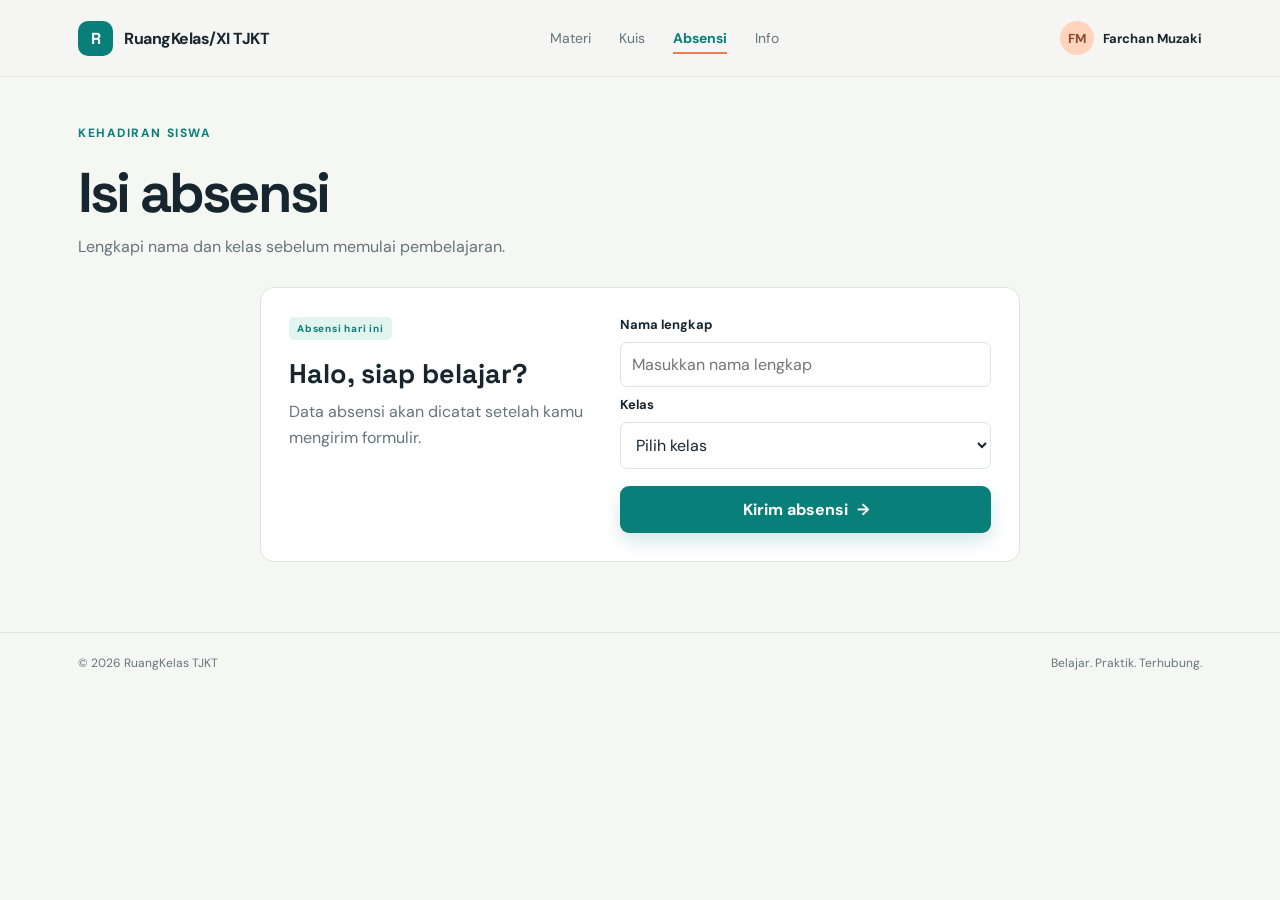
<file: absensi.html>
<!DOCTYPE html>
<html lang="id">
<head>
  <meta charset="UTF-8">
  <meta name="viewport" content="width=device-width, initial-scale=1.0">
  <title>Absensi | RuangKelas TJKT</title>
  <link rel="preconnect" href="https://fonts.googleapis.com">
  <link rel="preconnect" href="https://fonts.gstatic.com" crossorigin>
  <link href="https://fonts.googleapis.com/css2?family=DM+Sans:wght@400;500;600;700&family=Space+Grotesk:wght@500;600;700&display=swap" rel="stylesheet">
  <link rel="stylesheet" href="style.css">
</head>
<body>
  <header><div class="shell nav"><a class="brand" href="index.html"><span class="brand-mark">R</span> RuangKelas</a><button class="menu-toggle" type="button" aria-label="Buka menu navigasi" aria-controls="mobile-nav" aria-expanded="false"><span></span><span></span><span></span></button><nav id="mobile-nav" class="nav-links"><a href="materi.html">Materi</a><a href="kuis.html">Kuis</a><a class="nav-active" href="absensi.html">Absensi</a><a href="info.html">Info</a></nav><a class="profile" href="admin.html" aria-label="Login admin"><span class="avatar">FM</span> Farchan Muzaki</a></div></header>
  <main class="shell page-main">
    <section class="page-heading"><div class="eyebrow">Kehadiran siswa</div><h1>Isi absensi</h1><p>Lengkapi nama dan kelas sebelum memulai pembelajaran.</p></section>
    <section class="attendance-card">
      <div class="attendance-intro"><span class="tag">Absensi hari ini</span><h2>Halo, siap belajar?</h2><p>Data absensi akan dicatat setelah kamu mengirim formulir.</p></div>
      <form id="attendance-form" class="attendance-form">
        <label for="attendance-name">Nama lengkap</label>
        <input id="attendance-name" name="nama" type="text" placeholder="Masukkan nama lengkap" autocomplete="name" required>
        <label for="attendance-class">Kelas</label>
        <select id="attendance-class" name="kelas" required>
          <option value="">Pilih kelas</option>
          <option value="XI TJKT 1">XI TJKT 1</option>
          <option value="XI TJKT 2">XI TJKT 2</option>
        </select>
        <button class="button" type="submit">Kirim absensi <span>→</span></button>
      </form>
      <div id="attendance-success" class="attendance-success hidden" role="status"></div>
    </section>
  </main>
  <footer><div class="shell">© 2026 RuangKelas TJKT <span style="float:right">Belajar. Praktik. Terhubung.</span></div></footer>
  <script src="script.js"></script>
  <script>
    document.getElementById('attendance-form').addEventListener('submit', async event => {
      event.preventDefault();
      const name = document.getElementById('attendance-name').value.trim();
      const studentClass = document.getElementById('attendance-class').value;
      const success = document.getElementById('attendance-success');
      const submitButton = event.target.querySelector('button[type="submit"]');
      submitButton.disabled = true;
      submitButton.textContent = 'Mengirim absensi...';
      try {
        await fetch(GOOGLE_SHEETS_URL, {
          method: 'POST',
          mode: 'no-cors',
          headers: { 'Content-Type': 'text/plain;charset=utf-8' },
          body: JSON.stringify({
            action: 'saveAttendance',
            nama: name,
            kelas: studentClass,
            waktu: new Date().toISOString()
          })
        });
        success.textContent = `Absensi ${name} dari kelas ${studentClass} berhasil dikirim.`;
        success.classList.remove('hidden');
        event.target.reset();
      } catch (error) {
        success.textContent = 'Absensi gagal dikirim. Periksa koneksi lalu coba lagi.';
        success.classList.remove('hidden');
      } finally {
        submitButton.disabled = false;
        submitButton.innerHTML = 'Kirim absensi <span>→</span>';
      }
    });
  </script>
</body>
</html>
</file>
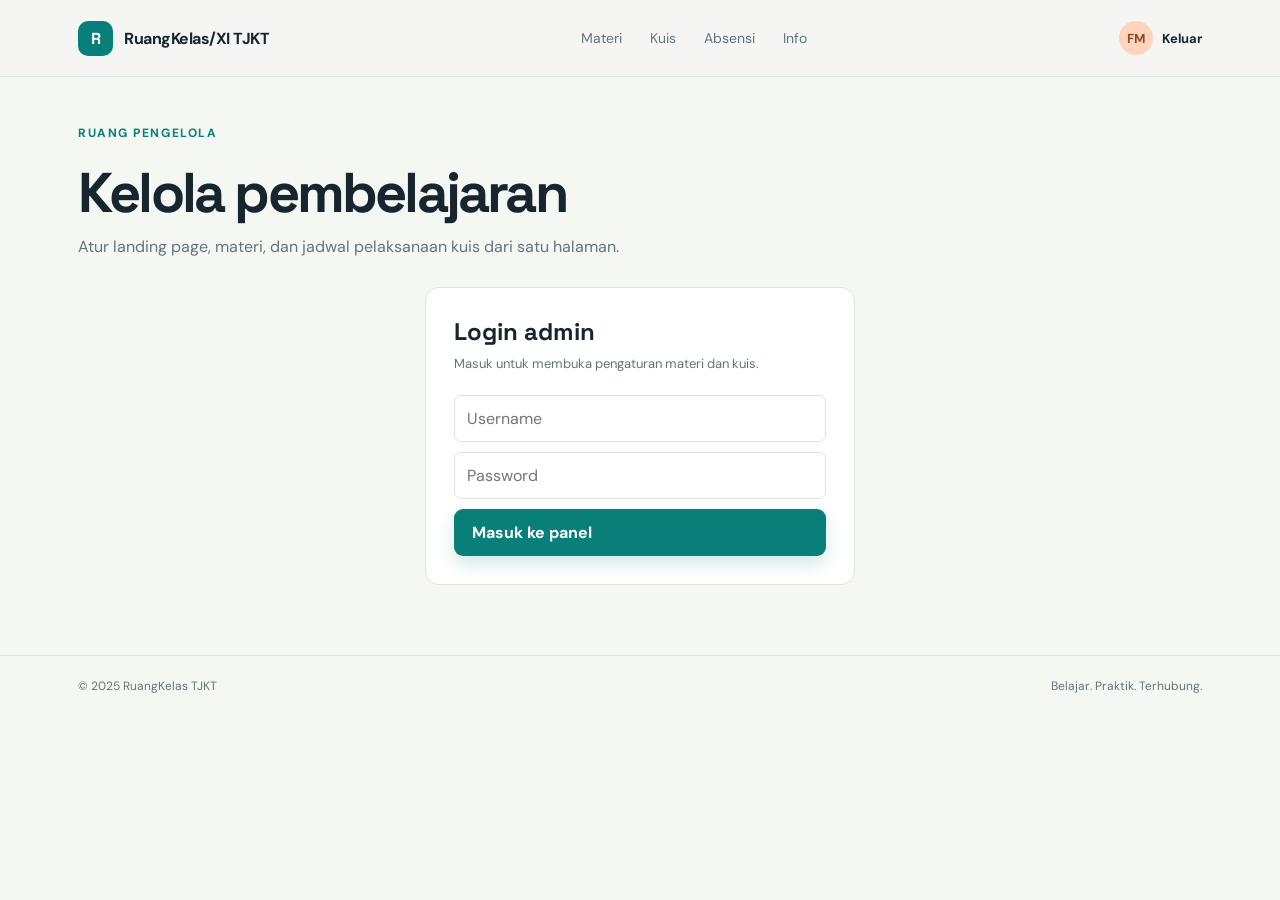
<file: admin.html>
<!DOCTYPE html>
<html lang="id">
<head>
  <meta charset="UTF-8">
  <meta name="viewport" content="width=device-width, initial-scale=1.0">
  <title>Admin | RuangKelas TJKT</title>
  <link rel="preconnect" href="https://fonts.googleapis.com">
  <link rel="preconnect" href="https://fonts.gstatic.com" crossorigin>
  <link href="https://fonts.googleapis.com/css2?family=DM+Sans:wght@400;500;600;700&family=Space+Grotesk:wght@500;600;700&display=swap" rel="stylesheet">
  <link rel="stylesheet" href="style.css">
</head>
<body class="admin-page">
  <header><div class="shell nav"><a class="brand" href="index.html"><span class="brand-mark">R</span> RuangKelas</a><button class="menu-toggle" type="button" aria-label="Buka menu navigasi" aria-controls="mobile-nav" aria-expanded="false"><span></span><span></span><span></span></button><nav id="mobile-nav" class="nav-links"><a href="materi.html">Materi</a><a href="kuis.html">Kuis</a><a href="absensi.html">Absensi</a><a href="info.html">Info</a></nav><a class="profile" href="index.html" aria-label="Kembali ke halaman utama"><span class="avatar">FM</span> Keluar</a></div></header>
  <main class="shell page-main"><section class="page-heading"><div class="eyebrow">Ruang pengelola</div><h1>Kelola pembelajaran</h1><p>Atur landing page, materi, dan jadwal pelaksanaan kuis dari satu halaman.</p></section><section id="admin-access" class="admin-access"><h2>Login admin</h2><p>Masuk untuk membuka pengaturan materi dan kuis.</p><form id="admin-page-login-form"><input id="admin-page-username" type="text" placeholder="Username" autocomplete="username" required><input id="admin-page-password" type="password" placeholder="Password" autocomplete="current-password" required><div id="admin-page-login-error" class="login-error hidden" role="alert"></div><button class="button" type="submit">Masuk ke panel</button></form></section><section id="admin-dashboard" class="admin-dashboard hidden"><div class="admin-dashboard-head"><div><span class="tag">Panel admin</span><h2>Pengaturan pembelajaran</h2></div><button class="logout-button" type="button" onclick="logoutAdminPage()">Keluar</button></div><section class="admin-tool landing-editor"><h3>Landing page home</h3><p>Sesuaikan teks dan gambar yang tampil pada halaman utama.</p><div class="landing-form"><input id="landing-eyebrow-input" type="text" placeholder="Label kecil / bidang jurusan" aria-label="Label landing page"><input id="landing-title-input" type="text" placeholder="Judul landing page" aria-label="Judul landing page"><textarea id="landing-description-input" placeholder="Deskripsi jurusan TJKT" aria-label="Deskripsi landing page"></textarea><input id="landing-button-input" type="text" placeholder="Teks tombol" aria-label="Teks tombol landing page"><label class="upload-button">Pilih gambar<input id="landing-image-file" type="file" accept="image/*" aria-label="Gambar landing page"></label><div class="landing-actions"><button class="save-button" type="button" onclick="saveLandingContent()">Simpan landing page</button><button class="cancel-button" type="button" onclick="resetLandingContent()">Reset bawaan</button></div></div></section><div class="admin-tools"><section class="admin-tool"><h3>Materi pembelajaran</h3><p>Kelola semua materi pembelajaran, edit, atau hapus sesuai kebutuhan.</p><div id="material-stats" style="margin-bottom:16px;padding:12px;background-color:#f0f9ff;border-radius:8px;font-size:14px"><span style="margin-right:16px">📊 Total: <strong id="stat-total">0</strong></span><span style="margin-right:16px">📘 KJR: <strong id="stat-kjr">0</strong></span><span style="margin-right:16px">📗 PKPJ: <strong id="stat-pkpj">0</strong></span><span>📙 TJKDN: <strong id="stat-tjkdn">0</strong></span></div><div class="admin-tool-actions"><button class="add-material-button" type="button" onclick="openMaterialEditor()">+ Materi</button><label class="upload-button">Unggah materi<input id="file-materi" type="file" multiple accept=".pdf,.pkt,.doc,.docx,.ppt,.pptx" aria-label="Unggah materi"></label><button class="save-button" type="button" onclick="exportMaterials()" style="background-color:#0891b2">📥 Ekspor</button><button class="save-button" type="button" onclick="importMaterials()" style="background-color:#7c3aed">📤 Impor</button></div><div id="material-editor" class="material-editor hidden"><strong id="editor-title">Tambah materi</strong><input id="editor-judul" type="text" placeholder="Judul materi" aria-label="Judul materi"><textarea id="editor-deskripsi" placeholder="Deskripsi materi" aria-label="Deskripsi materi"></textarea><select id="editor-mapel" aria-label="Mapel materi"><option value="KJR">Keamanan jaringan</option><option value="PKPJ">Pemasangan perangkat jaringan</option><option value="TJKDN">Teknologi jaringan kabel dan nirkabel</option></select><input id="editor-link" type="url" placeholder="Link file atau Google Drive" aria-label="Link materi"><div class="editor-actions"><button class="save-button" type="button" onclick="saveMaterial()">Simpan</button><button class="cancel-button" type="button" onclick="closeMaterialEditor()">Batal</button></div></div><div class="materi-table-wrapper"><table class="materi-table"><thead><tr><th style="width:5%">No</th><th style="width:35%">Judul Materi</th><th style="width:20%">Kategori</th><th style="width:15%">Sumber</th><th style="width:25%">Aksi</th></tr></thead><tbody id="materi-table-body"></tbody></table><p id="materi-empty-message" style="text-align:center;color:var(--muted);padding:20px">Tidak ada materi. Klik "+ Materi" untuk menambah.</p></div></section><section class="admin-tool"><h3>Pelaksanaan kuis</h3><p>Tentukan hari siswa dapat mengerjakan kuis.</p><div class="quiz-schedule-setting"><label for="quiz-date">Hari pengerjaan kuis</label><div><input id="quiz-date" type="date" aria-label="Hari pengerjaan kuis"><button class="save-button" type="button" onclick="saveQuizDate()">Simpan</button></div></div><p id="admin-quiz-status" class="admin-status">Kuis dapat dikerjakan kapan saja.</p></section></div></section></main>
  <footer><div class="shell">© 2025 RuangKelas TJKT <span style="float:right">Belajar. Praktik. Terhubung.</span></div></footer>
  <script src="script.js"></script>
  <script>document.getElementById('admin-page-login-form').addEventListener('submit', loginAdminPage);</script>
</body>
</html>
</file>
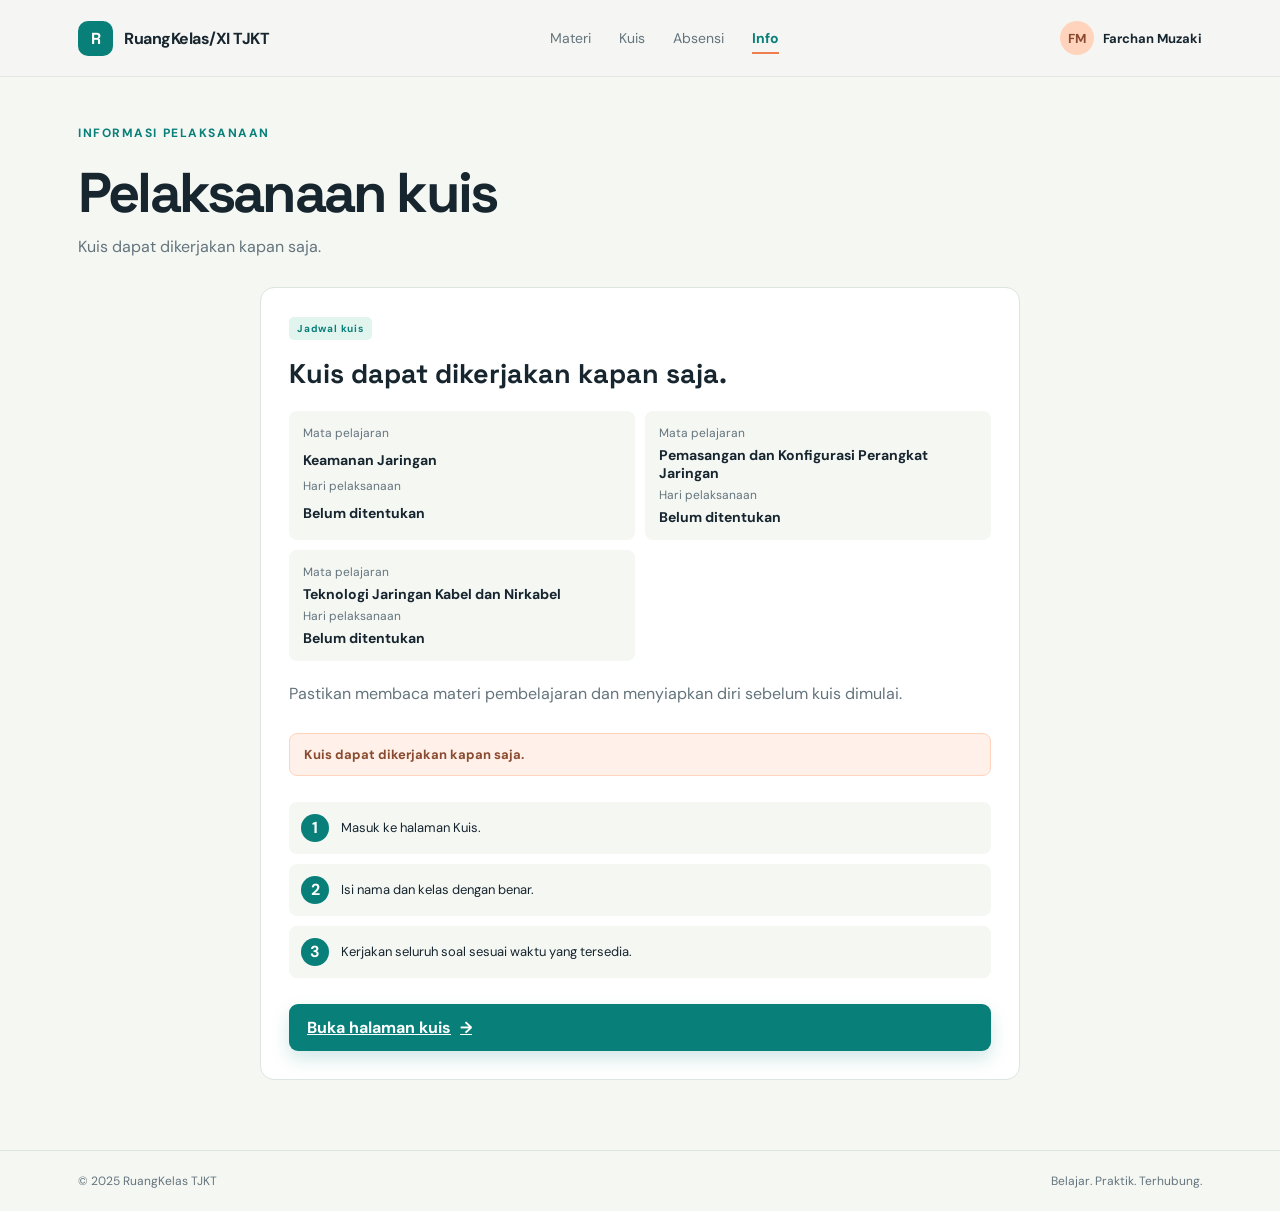
<file: info.html>
<!DOCTYPE html>
<html lang="id">
<head>
  <meta charset="UTF-8">
  <meta name="viewport" content="width=device-width, initial-scale=1.0">
  <title>Info Kuis | RuangKelas TJKT</title>
  <link rel="preconnect" href="https://fonts.googleapis.com">
  <link rel="preconnect" href="https://fonts.gstatic.com" crossorigin>
  <link href="https://fonts.googleapis.com/css2?family=DM+Sans:wght@400;500;600;700&family=Space+Grotesk:wght@500;600;700&display=swap" rel="stylesheet">
  <link rel="stylesheet" href="style.css">
</head>
<body>
  <header><div class="shell nav"><a class="brand" href="index.html"><span class="brand-mark">R</span> RuangKelas</a><button class="menu-toggle" type="button" aria-label="Buka menu navigasi" aria-controls="mobile-nav" aria-expanded="false"><span></span><span></span><span></span></button><nav id="mobile-nav" class="nav-links"><a href="materi.html">Materi</a><a href="kuis.html">Kuis</a><a href="absensi.html">Absensi</a><a href="info.html">Info</a></nav><button id="profile-button" class="profile" onclick="toggleAdminLogin()" aria-label="Login admin"><span class="avatar">FM</span> Farchan Muzaki</button></div></header>
  <main class="shell page-main"><section class="page-heading"><div class="eyebrow">Informasi pelaksanaan</div><h1>Pelaksanaan kuis</h1><p id="quiz-schedule-info">Kuis dapat dikerjakan kapan saja.</p></section><section class="info-panel"><div><span class="tag">Jadwal kuis</span><h2 id="quiz-date-detail">Kuis dapat dikerjakan kapan saja.</h2><div class="schedule-details"><div><span>Mata pelajaran</span><strong id="quiz-mapel-detail">Keamanan Jaringan</strong></div><div><span>Hari pelaksanaan</span><strong id="quiz-day-detail">Belum ditentukan</strong></div></div><p>Pastikan membaca materi pembelajaran dan menyiapkan diri sebelum kuis dimulai.</p></div><div id="quiz-status" class="quiz-status">Kuis dapat dikerjakan kapan saja.</div><div class="info-list"><div><strong>1</strong><span>Masuk ke halaman Kuis.</span></div><div><strong>2</strong><span>Isi nama dan kelas dengan benar.</span></div><div><strong>3</strong><span>Kerjakan seluruh soal sesuai waktu yang tersedia.</span></div></div><a class="button" href="kuis.html">Buka halaman kuis <span>→</span></a></section></main>
  <footer><div class="shell">© 2025 RuangKelas TJKT <span style="float:right">Belajar. Praktik. Terhubung.</span></div></footer>
  <div id="admin-login" class="modal hidden" role="dialog" aria-modal="true" aria-labelledby="login-title"><div class="modal-card"><button class="modal-close" onclick="toggleAdminLogin()" aria-label="Tutup">×</button><h2 id="login-title">Login admin</h2><p>Masuk untuk mengatur materi pembelajaran.</p><form id="admin-login-form"><input id="admin-username" type="text" placeholder="Username" autocomplete="username" required><input id="admin-password" type="password" placeholder="Password" autocomplete="current-password" required><div id="login-error" class="login-error hidden" role="alert"></div><button class="button" type="submit">Masuk ke panel</button></form></div></div>
  <script src="script.js"></script>
</body>
</html>
</file>
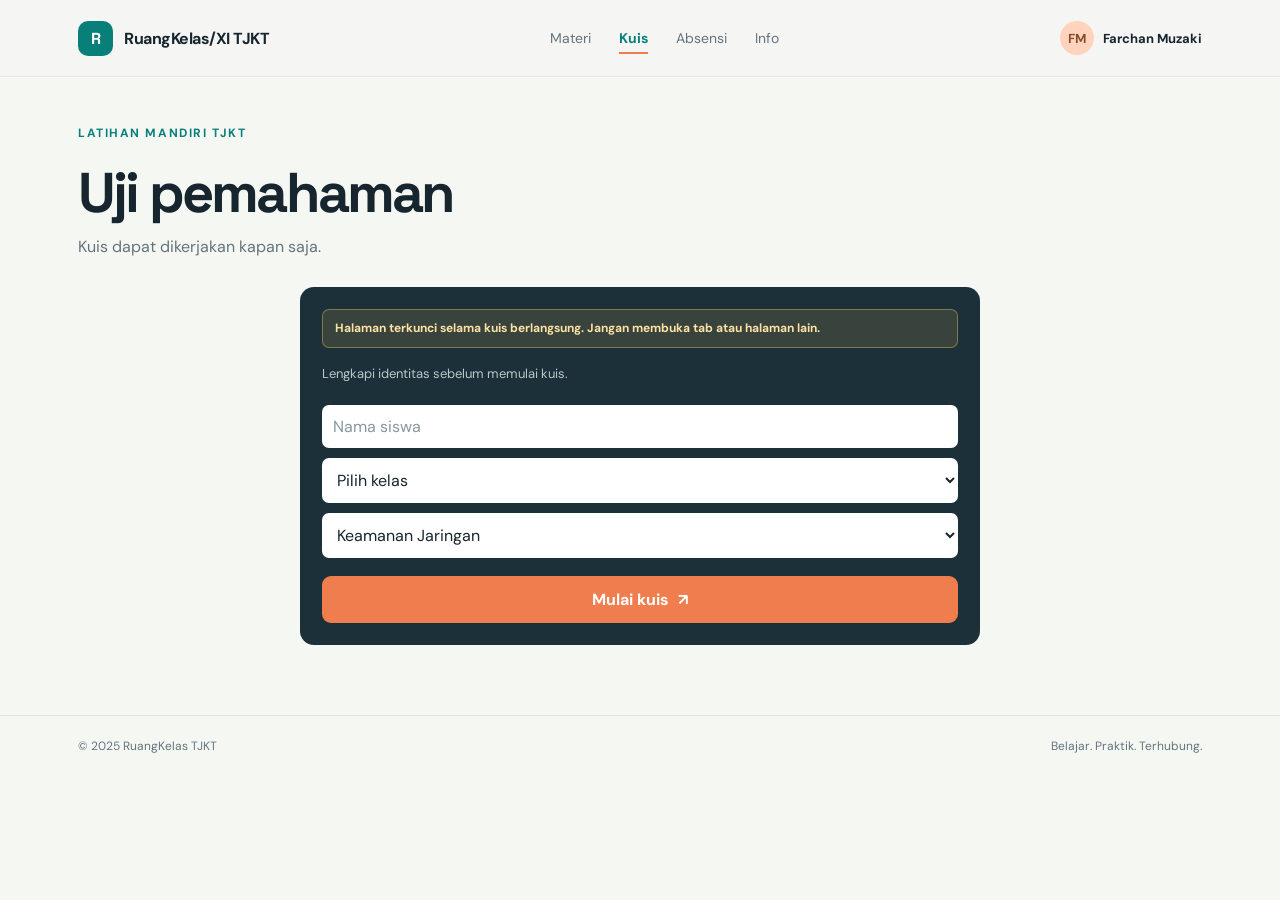
<file: kuis.html>
<!DOCTYPE html>
<html lang="id">
<head>
  <meta charset="UTF-8">
  <meta name="viewport" content="width=device-width, initial-scale=1.0">
  <title>Kuis | RuangKelas TJKT</title>
  <link rel="preconnect" href="https://fonts.googleapis.com">
  <link rel="preconnect" href="https://fonts.gstatic.com" crossorigin>
  <link href="https://fonts.googleapis.com/css2?family=DM+Sans:wght@400;500;600;700&family=Space+Grotesk:wght@500;600;700&display=swap" rel="stylesheet">
  <link rel="stylesheet" href="style.css">
</head>
<body>
  <header><div class="shell nav"><a class="brand" href="index.html"><span class="brand-mark">R</span> RuangKelas</a><button class="menu-toggle" type="button" aria-label="Buka menu navigasi" aria-controls="mobile-nav" aria-expanded="false"><span></span><span></span><span></span></button><nav id="mobile-nav" class="nav-links"><a href="materi.html">Materi</a><a href="kuis.html">Kuis</a><a href="absensi.html">Absensi</a><a href="info.html">Info</a></nav><a id="profile-button" class="profile" href="admin.html" aria-label="Login admin"><span class="avatar">FM</span> Farchan Muzaki</a></div></header>
  <main class="shell page-main"><section class="page-heading"><div class="eyebrow">Latihan mandiri TJKT</div><h1>Uji pemahaman</h1><p id="quiz-schedule-info">Kerjakan kuis sesuai hari yang telah ditentukan admin.</p></section><section class="quiz quiz-page"><div id="quiz-lock-notice" class="quiz-lock-notice" role="status">Halaman terkunci selama kuis berlangsung. Jangan membuka tab atau halaman lain.</div><div id="quiz-intro" class="quiz-intro">Lengkapi identitas sebelum memulai kuis.</div><div id="quiz-fields" class="quiz-fields"><input id="nama-siswa" class="quiz-name" type="text" placeholder="Nama siswa" aria-label="Nama siswa"><select id="kelas-siswa" aria-label="Kelas siswa"><option value="">Pilih kelas</option><option value="XI TJKT 1">XI TJKT 1</option><option value="XI TJKT 2">XI TJKT 2</option></select><select id="select-mapel" aria-label="Mata pelajaran"><option value="KJR">Keamanan Jaringan</option><option value="PKPJ">Pemasangan dan Konfigurasi Perangkat Jaringan</option></select></div><div id="identitas-error" class="identity-error hidden" role="alert"></div><button id="btn-start" class="button" onclick="loadKuis()">Mulai kuis <span>↗</span></button><div id="kuis-container" class="hidden"><div class="quiz-meta"><span id="nomor-soal"></span><span id="timer-soal">Waktu: 15 detik</span><span id="skor-soal">Skor: 0</span></div><div id="soal-box"></div><div id="opsi-box"></div><div class="quiz-controls"><button id="btn-next" class="quiz-next" onclick="nextQuestion()">Next →</button><button id="btn-cancel" class="quiz-cancel" onclick="cancelQuiz()">Batal</button></div><div id="hasil-kuis" class="hidden"></div></div></section></main>
  <footer><div class="shell">© 2025 RuangKelas TJKT <span style="float:right">Belajar. Praktik. Terhubung.</span></div></footer>
  <div id="admin-login" class="modal hidden" role="dialog" aria-modal="true" aria-labelledby="login-title"><div class="modal-card"><button class="modal-close" onclick="toggleAdminLogin()" aria-label="Tutup">×</button><h2 id="login-title">Login admin</h2><p>Masuk untuk mengatur materi pembelajaran.</p><form id="admin-login-form"><input id="admin-username" type="text" placeholder="Username" autocomplete="username" required><input id="admin-password" type="password" placeholder="Password" autocomplete="current-password" required><div id="login-error" class="login-error hidden" role="alert"></div><button class="button" type="submit">Masuk ke panel</button></form></div></div>
  <script src="script.js"></script>
</body>
</html>
</file>
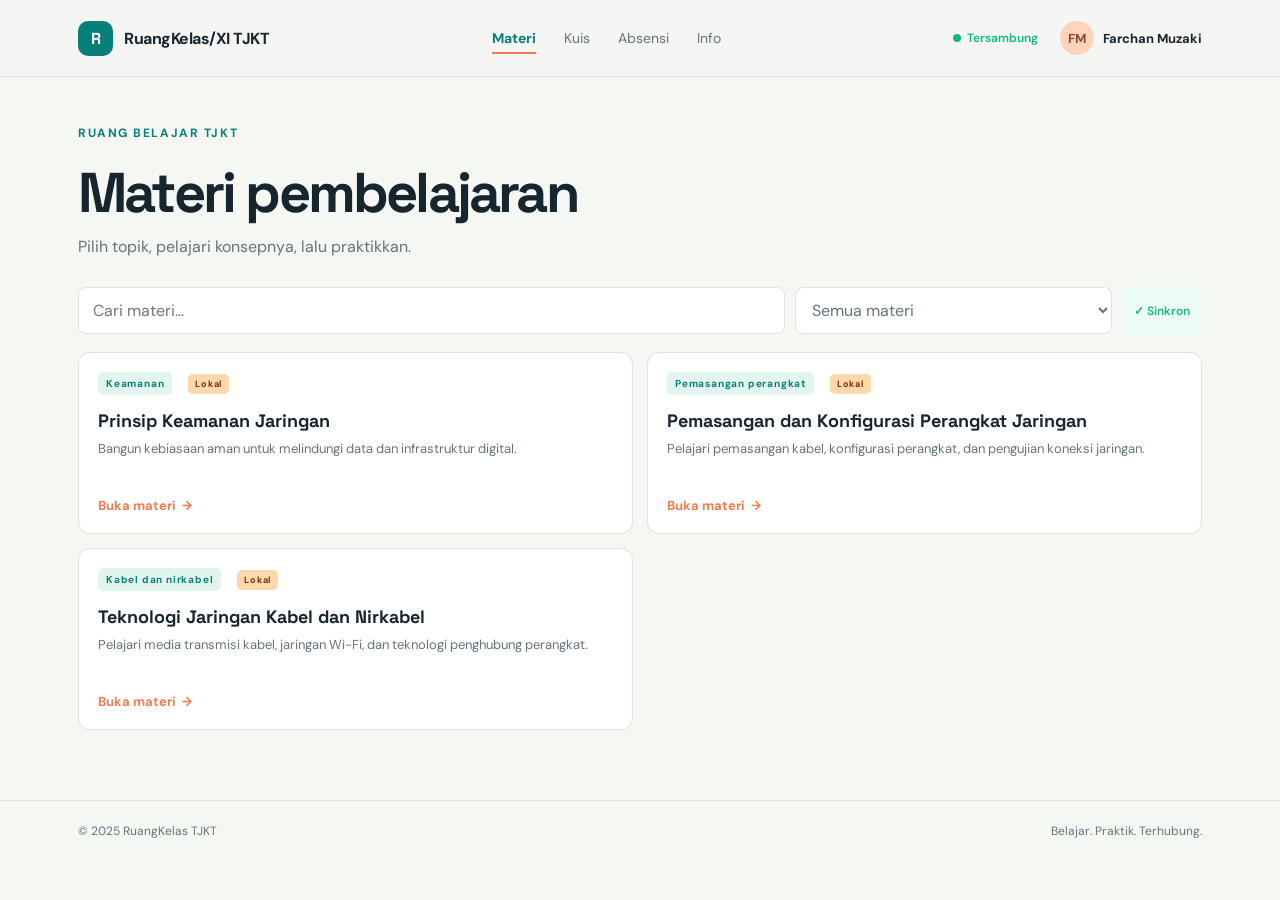
<file: materi.html>
<!DOCTYPE html>
<html lang="id">
<head>
  <meta charset="UTF-8">
  <meta name="viewport" content="width=device-width, initial-scale=1.0">
  <title>Materi | RuangKelas TJKT</title>
  <link rel="preconnect" href="https://fonts.googleapis.com">
  <link rel="preconnect" href="https://fonts.gstatic.com" crossorigin>
  <link href="https://fonts.googleapis.com/css2?family=DM+Sans:wght@400;500;600;700&family=Space+Grotesk:wght@500;600;700&display=swap" rel="stylesheet">
  <link rel="stylesheet" href="style.css">
</head>
<body>
  <header><div class="shell nav"><a class="brand" href="index.html"><span class="brand-mark">R</span> RuangKelas</a><button class="menu-toggle" type="button" aria-label="Buka menu navigasi" aria-controls="mobile-nav" aria-expanded="false"><span></span><span></span><span></span></button><nav id="mobile-nav" class="nav-links"><a href="materi.html">Materi</a><a href="kuis.html">Kuis</a><a href="absensi.html">Absensi</a><a href="info.html">Info</a></nav><div style="display:flex;align-items:center;gap:12px"><span id="connection-status" class="connection-badge connection-loading" title="Menyambung ke server...">● Menghubungkan...</span><a id="profile-button" class="profile" href="admin.html" aria-label="Login admin"><span class="avatar">FM</span> Farchan Muzaki</a></div></div></header>
  <main class="shell page-main"><section class="page-heading"><div class="eyebrow">Ruang belajar TJKT</div><h1>Materi pembelajaran</h1><p>Pilih topik, pelajari konsepnya, lalu praktikkan.</p></section><section id="materi"><div class="toolbar"><input id="search-materi" class="search" placeholder="Cari materi..." aria-label="Cari materi"><select id="filter-mapel" class="filter" aria-label="Filter mata pelajaran"><option value="all">Semua materi</option><option value="KJR">Keamanan jaringan</option><option value="PKPJ">Pemasangan perangkat jaringan</option><option value="TJKDN">Teknologi jaringan kabel dan nirkabel</option></select><span id="sync-indicator" class="sync-status synced">✓ Sinkron</span></div><div id="admin-panel" class="admin-panel hidden"><div><strong>Panel admin</strong><span>Kelola materi pembelajaran.</span></div><div style="display:flex;gap:8px;flex-wrap:wrap"><label class="upload-button">Unggah materi<input id="file-materi" type="file" multiple accept=".pdf,.pkt,.doc,.docx,.ppt,.pptx" aria-label="Unggah materi"></label><button class="add-material-button" onclick="openMaterialEditor()">+ Materi</button><button class="upload-button" onclick="exportMaterials()" style="background-color:#0891b2">📥 Ekspor</button><button class="upload-button" onclick="importMaterials()" style="background-color:#7c3aed">📤 Impor</button><button class="logout-button" onclick="logoutAdmin()">Keluar</button></div></div><div id="material-editor" class="material-editor hidden"><strong id="editor-title">Tambah materi</strong><input id="editor-judul" type="text" placeholder="Judul materi" aria-label="Judul materi"><textarea id="editor-deskripsi" placeholder="Deskripsi materi" aria-label="Deskripsi materi"></textarea><select id="editor-mapel" aria-label="Mapel materi"><option value="KJR">Keamanan jaringan</option><option value="PKPJ">Pemasangan perangkat jaringan</option><option value="TJKDN">Teknologi jaringan kabel dan nirkabel</option></select><input id="editor-link" type="url" placeholder="Link file atau Google Drive" aria-label="Link materi"><div class="editor-actions"><button class="save-button" onclick="saveMaterial()">Simpan</button><button class="cancel-button" onclick="closeMaterialEditor()">Batal</button></div></div><div id="materi-container" class="materials"></div></section></main>
  <footer><div class="shell">© 2025 RuangKelas TJKT <span style="float:right">Belajar. Praktik. Terhubung.</span></div></footer>
  <div id="toast-container" class="toast-container"></div>
  <div id="admin-login" class="modal hidden" role="dialog" aria-modal="true" aria-labelledby="login-title"><div class="modal-card"><button class="modal-close" onclick="toggleAdminLogin()" aria-label="Tutup">×</button><h2 id="login-title">Login admin</h2><p>Masuk untuk mengatur materi pembelajaran.</p><form id="admin-login-form"><input id="admin-username" type="text" placeholder="Username" autocomplete="username" required><input id="admin-password" type="password" placeholder="Password" autocomplete="current-password" required><div id="login-error" class="login-error hidden" role="alert"></div><button class="button" type="submit">Masuk ke panel</button></form></div></div>
  <script src="script.js"></script>
</body>
</html>
</file>
<file: style.css>
:root { --ink: #17252f; --muted: #64747d; --paper: #f5f7f3; --line: #dce5df; --teal: #087f79; --orange: #ef7d4d; --yellow: #f5c85b; }
* { box-sizing: border-box; }
body { margin: 0; color: var(--ink); background: var(--paper); font-family: 'DM Sans', sans-serif; }
h1, h2, h3, p { margin: 0; } h1, h2, h3 { font-family: 'Space Grotesk', sans-serif; }
button, select, input { font: inherit; }
button { cursor: pointer; border: 0; }
.shell { max-width: 1180px; margin: auto; padding: 0 28px; }
header { border-bottom: 1px solid rgba(220,229,223,.8); background: rgba(245,247,243,.9); }
.nav { height: 76px; display: flex; align-items: center; justify-content: space-between; }
.brand { display: flex; align-items: center; gap: 11px; color: inherit; text-decoration: none; font-weight: 700; letter-spacing: -.03em; }
.brand-mark { width: 35px; height: 35px; display: grid; place-items: center; color: white; background: var(--teal); border-radius: 10px; font-family: 'Space Grotesk'; }
.menu-toggle { display: none; width: 42px; height: 42px; padding: 10px; color: var(--ink); background: transparent; border-radius: 8px; }
.menu-toggle span { display: block; width: 22px; height: 2px; margin: 4px auto; background: currentColor; transition: transform .2s ease, opacity .2s ease; }
.menu-toggle[aria-expanded="true"] span:nth-child(1) { transform: translateY(6px) rotate(45deg); }
.menu-toggle[aria-expanded="true"] span:nth-child(2) { opacity: 0; }
.menu-toggle[aria-expanded="true"] span:nth-child(3) { transform: translateY(-6px) rotate(-45deg); }
.nav-links { display: flex; gap: 28px; color: var(--muted); font-size: 14px; }
.nav-links a { position: relative; color: inherit; text-decoration: none; transition: color .2s ease, font-weight .2s ease; } .nav-links a:after { content: ''; position: absolute; right: 0; bottom: -7px; left: 0; height: 2px; background: var(--orange); transform: scaleX(0); transform-origin: center; transition: transform .2s ease; } .nav-links a:hover { color: var(--teal); font-weight: 700; } .nav-links a:hover:after { transform: scaleX(1); }
.nav-links a.nav-active { color: var(--teal); font-weight: 700; } .nav-links a.nav-active:after { transform: scaleX(1); }
.profile { display: flex; align-items: center; gap: 9px; padding: 0; color: var(--ink); background: transparent; font-size: 13px; font-weight: 700; text-decoration: none; } .profile:hover { color: var(--teal); } .admin-active { color: var(--teal); }
.connection-badge { display: inline-flex; align-items: center; gap: 6px; padding: 6px 10px; font-size: 12px; font-weight: 600; border-radius: 6px; color: var(--muted); background: transparent; } .connection-badge span { display: inline-block; width: 8px; height: 8px; border-radius: 50%; animation: none; }
.connection-loading { color: #f59e0b; } .connection-loading span { background: #f59e0b; animation: pulse 1.5s ease-in-out infinite; }
.connection-connected { color: #10b981; } .connection-connected span { background: #10b981; }
.connection-offline { color: #ef4444; } .connection-offline span { background: #ef4444; }
@keyframes pulse { 0%, 100% { opacity: 1; } 50% { opacity: 0.5; } }
.avatar { width: 34px; height: 34px; display: grid; place-items: center; border-radius: 50%; color: #8a4a2f; background: #ffd3bc; }
.hero { display: grid; grid-template-columns: minmax(0, 1.15fr) minmax(0, .85fr); gap: 40px; align-items: center; padding: 70px 0 52px; } .hero > div { min-width: 0; }
.eyebrow { color: var(--teal); font-size: 12px; font-weight: 700; letter-spacing: .13em; text-transform: uppercase; margin-bottom: 16px; }
.hero h1 { max-width: 630px; overflow-wrap: anywhere; font-size: clamp(40px, 5vw, 66px); line-height: .98; letter-spacing: -.06em; }
.hero h1 span { color: var(--orange); }
.hero-copy { max-width: 500px; margin: 22px 0 28px; color: var(--muted); line-height: 1.7; overflow-wrap: anywhere; word-break: break-word; }
.button { display: inline-flex; align-items: center; gap: 9px; padding: 13px 18px; border-radius: 9px; color: white; background: var(--teal); font-weight: 700; box-shadow: 0 8px 18px rgba(8,127,121,.18); transition: transform .2s, background .2s; }
.button:hover { transform: translateY(-2px); background: #056762; }
.hero-art { min-height: 260px; position: relative; overflow: hidden; padding: 28px; color: white; background: var(--teal); border-radius: 20px; }
.hero-art:before { content: ''; position: absolute; width: 235px; height: 235px; right: -50px; bottom: -80px; border: 34px solid rgba(255,255,255,.12); border-radius: 50%; }
.terminal { position: relative; width: 86%; padding: 18px; background: #153943; border-radius: 12px; box-shadow: 18px 19px 0 rgba(7,69,69,.2); transform: rotate(-3deg); }
.dots { display: flex; gap: 5px; margin-bottom: 17px; } .dots i { width: 7px; height: 7px; border-radius: 50%; background: var(--orange); } .dots i:nth-child(2) { background: var(--yellow); } .dots i:nth-child(3) { background: #8dd3aa; }
.code { color: #bce6d2; font: 12px/1.9 monospace; } .code b { color: #f7c86a; font-weight: 400; }
.section-head { display: flex; justify-content: space-between; align-items: end; margin: 10px 0 20px; } .section-head h2 { font-size: 27px; letter-spacing: -.04em; } .section-head p { color: var(--muted); font-size: 13px; margin-top: 5px; }
.stats { display: grid; grid-template-columns: repeat(3,1fr); gap: 14px; margin-bottom: 46px; } .stat { padding: 20px; background: white; border: 1px solid var(--line); border-radius: 12px; } .stat strong { display: block; font: 700 28px 'Space Grotesk'; } .stat span { color: var(--muted); font-size: 13px; }
.layout { display: block; padding-bottom: 70px; }
.info-panel { display: grid; gap: 26px; max-width: 760px; margin: 0 auto; padding: 28px; background: white; border: 1px solid var(--line); border-radius: 14px; } .info-panel h2 { margin: 16px 0 8px; font-size: 27px; } .info-panel p { color: var(--muted); line-height: 1.6; } .info-list { display: grid; gap: 10px; } .info-list div { display: flex; align-items: center; gap: 12px; padding: 12px; background: var(--paper); border-radius: 8px; } .info-list strong { display: grid; width: 28px; height: 28px; place-items: center; color: white; background: var(--teal); border-radius: 50%; } .info-list span { color: var(--ink); font-size: 13px; }
.schedule-details { display: grid; grid-template-columns: repeat(2, 1fr); gap: 10px; margin: 20px 0; } .schedule-details div { display: grid; gap: 5px; padding: 14px; background: var(--paper); border-radius: 8px; } .schedule-details span { color: var(--muted); font-size: 12px; } .schedule-details strong { color: var(--ink); font-size: 14px; } .quiz-status { padding: 12px 14px; color: #8a4a2f; background: #fff1e9; border: 1px solid #ffd3bc; border-radius: 8px; font-size: 13px; font-weight: 700; } .quiz-status-active { color: #176d4d; background: #e2f4ee; border-color: #b8dfd2; }
.admin-access { max-width: 430px; margin: 0 auto; padding: 28px; background: white; border: 1px solid var(--line); border-radius: 14px; } .admin-access h2 { margin-bottom: 7px; } .admin-access p, .admin-tool p { color: var(--muted); font-size: 13px; line-height: 1.6; } .admin-access form { display: grid; gap: 10px; margin-top: 20px; } .admin-access input { width: 100%; padding: 12px; border: 1px solid var(--line); border-radius: 7px; background: white; outline: none; } .admin-dashboard { display: grid; gap: 20px; } .admin-dashboard-head { display: flex; align-items: end; justify-content: space-between; gap: 16px; } .admin-dashboard-head h2 { margin-top: 12px; font-size: 28px; } .admin-tools { display: grid; grid-template-columns: 1.35fr .65fr; gap: 18px; } .admin-tool { display: grid; align-content: start; gap: 12px; padding: 22px; background: white; border: 1px solid var(--line); border-radius: 12px; } .admin-tool h3 { font-size: 20px; } .admin-tool-actions { display: flex; gap: 9px; } .admin-status { padding-top: 14px; border-top: 1px solid var(--line); } 
.landing-form { display: grid; gap: 10px; } .landing-form input, .landing-form textarea { width: 100%; padding: 11px; border: 1px solid var(--line); border-radius: 7px; background: white; outline: none; } .landing-form textarea { min-height: 90px; resize: vertical; } .landing-actions { display: flex; gap: 9px; } .landing-form .save-button, .landing-actions .cancel-button { justify-content: center; } .landing-image { width: 100%; height: 100%; min-height: 260px; display: block; object-fit: cover; border-radius: 12px; }
.quiz-schedule-setting { display: grid; gap: 4px; font-size: 12px; } .quiz-schedule-setting > div { display: flex; align-items: center; gap: 6px; } .quiz-schedule-setting input { min-height: 34px; padding: 7px; border: 1px solid var(--line); border-radius: 7px; background: white; color: var(--ink); }
.toolbar { display: flex; gap: 10px; margin-bottom: 18px; } .search { flex: 1; padding: 11px 14px; border: 1px solid var(--line); border-radius: 8px; background: white; outline: none; } .search:focus { border-color: var(--teal); } .filter { padding: 11px 12px; border: 1px solid var(--line); border-radius: 8px; color: var(--muted); background: white; } .sync-status { display: inline-flex; align-items: center; gap: 6px; padding: 8px 12px; font-size: 12px; color: #10b981; background: #ecfdf5; border-radius: 7px; font-weight: 600; } .sync-status.syncing { color: #f59e0b; background: #fffbeb; }
.sync-status.syncing::before { content: ''; display: inline-block; width: 12px; height: 12px; margin-right: 4px; border: 2px solid #f59e0b; border-top-color: transparent; border-radius: 50%; animation: spin 0.8s linear infinite; }
@keyframes spin { from { transform: rotate(0deg); } to { transform: rotate(360deg); } }
.admin-panel { display: flex; align-items: center; justify-content: space-between; gap: 14px; margin-bottom: 18px; padding: 14px 16px; color: var(--ink); background: #e2f4ee; border: 1px solid #b8dfd2; border-radius: 10px; } .admin-panel div { display: grid; gap: 3px; } .admin-panel span { color: var(--muted); font-size: 12px; } .upload-button, .logout-button { padding: 9px 12px; border-radius: 7px; color: white; background: var(--teal); font-size: 12px; font-weight: 700; cursor: pointer; transition: all 0.2s; } .upload-button:hover, .logout-button:hover { transform: translateY(-1px); box-shadow: 0 4px 8px rgba(8,127,121,.2); } .upload-button:active, .logout-button:active { transform: translateY(0); } .upload-button input { display: none; } .logout-button { color: var(--ink); background: white; border: 1px solid var(--line); }
.add-material-button { padding: 9px 12px; border-radius: 7px; color: white; background: var(--orange); font-size: 12px; font-weight: 700; } .material-editor { display: grid; gap: 10px; margin-bottom: 18px; padding: 16px; background: white; border: 1px solid var(--line); border-radius: 10px; } .material-editor input, .material-editor textarea, .material-editor select { width: 100%; padding: 10px; border: 1px solid var(--line); border-radius: 7px; background: white; outline: none; } .material-editor textarea { min-height: 75px; resize: vertical; } .editor-actions { display: flex; gap: 8px; } .save-button, .cancel-button { padding: 9px 14px; border-radius: 7px; font-size: 12px; font-weight: 700; } .save-button { color: white; background: var(--teal); } .cancel-button { color: var(--ink); background: var(--paper); border: 1px solid var(--line); }
.materials { display: grid; grid-template-columns: repeat(2,1fr); gap: 14px; } .material { padding: 19px; background: white; border: 1px solid var(--line); border-radius: 12px; transition: transform .2s, box-shadow .2s; } .material:hover { transform: translateY(-3px); box-shadow: 0 12px 24px rgba(23,37,47,.07); }
.tag { display: inline-block; padding: 5px 8px; color: var(--teal); background: #e2f4ee; border-radius: 5px; font-size: 10px; font-weight: 700; letter-spacing: .08em; } .tag.source-badge { margin-left: 8px; padding: 4px 7px; font-size: 9px; } .tag.source-server { color: #0891b2; background: #e0f2fe; } .tag.source-local { color: #7c2d12; background: #fed7aa; } .material h3 { margin: 14px 0 7px; font-size: 18px; } .material p { min-height: 42px; color: var(--muted); font-size: 13px; line-height: 1.6; } .material a { display: inline-block; margin-top: 16px; color: var(--orange); font-size: 13px; font-weight: 700; text-decoration: none; }
.material-actions { display: flex; gap: 8px; margin-top: 14px; } .material-actions button { padding: 8px 12px; border-radius: 6px; color: white; background: var(--teal); border: 0; font-size: 12px; font-weight: 600; cursor: pointer; transition: all 0.2s; } .material-actions button:hover { transform: translateY(-2px); box-shadow: 0 4px 8px rgba(0,0,0,.15); } .material-actions button:active { transform: translateY(0); } .material-actions button:last-child { background: #ef4444; } .material-actions button:last-child:hover { background: #dc2626; } .admin-only { display: none; } body.admin-mode .admin-only { display: flex; }
.quiz { padding: 22px; color: white; background: #1c3039; border-radius: 14px; } .quiz h2 { font-size: 23px; } .quiz-lock-notice { margin-bottom: 16px; padding: 10px 12px; color: #ffe2a3; background: rgba(245,200,91,.13); border: 1px solid rgba(245,200,91,.4); border-radius: 7px; font-size: 12px; font-weight: 700; line-height: 1.45; } .quiz-intro { margin: 8px 0 20px; color: #b6c8c9; font-size: 13px; line-height: 1.6; } .quiz-fields { display: grid; gap: 10px; margin-bottom: 10px; } .quiz-fields input, .quiz-fields select { width: 100%; min-height: 42px; padding: 11px; color: var(--ink); border-radius: 7px; border: 0; background: white; } .quiz-fields input::placeholder { color: #8a989b; } .identity-error { margin: 10px 0; padding: 10px; color: #ffd4c4; background: rgba(239,125,77,.18); border: 1px solid rgba(239,125,77,.5); border-radius: 7px; font-size: 12px; line-height: 1.45; } .quiz .button { width: 100%; justify-content: center; background: var(--orange); box-shadow: none; } .quiz .button:hover { background: #d96437; }
#kuis-container { margin-top: 22px; padding-top: 20px; border-top: 1px solid rgba(255,255,255,.16); } .quiz-meta { display: flex; justify-content: space-between; color: #9fb6b8; font-size: 12px; margin-bottom: 12px; } .timer-warning { color: #ffc4ad; font-weight: 700; } #soal-box { font: 600 16px/1.45 'Space Grotesk'; margin-bottom: 15px; } #opsi-box { display: grid; gap: 8px; } .option { display: block; padding: 11px; color: #dce9e5; border: 1px solid rgba(255,255,255,.2); border-radius: 7px; font-size: 13px; cursor: pointer; } .option:has(input:checked) { color: white; border-color: var(--yellow); background: rgba(245,200,91,.15); } .option input { margin-right: 8px; accent-color: var(--yellow); } .quiz-controls { display: flex; gap: 8px; margin-top: 15px; } .quiz-next, .quiz-cancel { flex: 1; min-height: 40px; padding: 11px; border-radius: 7px; font-weight: 700; } .quiz-next { color: var(--ink); background: var(--yellow); } .quiz-cancel { color: #ffd4c4; background: rgba(239,125,77,.16); border: 1px solid rgba(239,125,77,.5); } #hasil-kuis { margin-top: 12px; padding: 10px; border-radius: 7px; text-align: center; font-size: 13px; font-weight: 700; } .success { color: #bdebd3; background: rgba(92,199,139,.16); } .wrong { color: #ffc4ad; background: rgba(239,125,77,.16); } .hidden { display: none; }
footer { padding: 22px 0; border-top: 1px solid var(--line); color: var(--muted); font-size: 12px; }
.materi-table-wrapper { overflow-x: auto; margin-top: 16px; }
.materi-table { width: 100%; border-collapse: collapse; font-size: 13px; }
.materi-table thead { background-color: #f0f9ff; border-bottom: 2px solid var(--line); }
.materi-table th { padding: 12px; text-align: left; font-weight: 700; color: var(--teal); }
.materi-table td { padding: 12px; border-bottom: 1px solid var(--line); }
.materi-table tbody tr { transition: background-color 0.2s; }
.materi-table tbody tr:hover { background-color: #f9fafb; }
.materi-table .mapel-badge { display: inline-block; padding: 4px 8px; border-radius: 4px; font-size: 11px; font-weight: 600; }
.materi-table .mapel-kjr { color: #0891b2; background: #e0f2fe; }
.materi-table .mapel-pkpj { color: #7c2d12; background: #fed7aa; }
.materi-table .mapel-tjkdn { color: #5b21b6; background: #ede9fe; }
.materi-table .source-badge { display: inline-block; padding: 3px 6px; border-radius: 3px; font-size: 10px; font-weight: 600; }
.materi-table .source-server { color: #0891b2; background: #e0f2fe; }
.materi-table .source-lokal { color: #7c2d12; background: #fed7aa; }
.materi-table .action-buttons { display: flex; gap: 6px; }
.materi-table .btn-edit, .materi-table .btn-delete { padding: 6px 10px; border: 0; border-radius: 5px; font-size: 11px; font-weight: 600; cursor: pointer; transition: all 0.2s; }
.materi-table .btn-edit { color: white; background: var(--teal); }
.materi-table .btn-edit:hover { background: #056762; transform: translateY(-1px); box-shadow: 0 2px 4px rgba(8,127,121,.2); }
.materi-table .btn-delete { color: white; background: #ef4444; }
.materi-table .btn-delete:hover { background: #dc2626; transform: translateY(-1px); box-shadow: 0 2px 4px rgba(239,68,68,.2); }

.toast-container { position: fixed; top: 20px; right: 20px; z-index: 1000; display: flex; flex-direction: column; gap: 10px; max-width: 400px; }
.toast { display: flex; align-items: center; gap: 12px; padding: 14px 16px; background: white; border-left: 4px solid var(--teal); border-radius: 8px; box-shadow: 0 4px 12px rgba(23,37,47,.15); animation: slideIn 0.3s ease-out; }
.toast.success { border-left-color: #10b981; }
.toast.success::before { content: '✓'; color: #10b981; font-weight: 700; font-size: 18px; }
.toast.error { border-left-color: #ef4444; }
.toast.error::before { content: '✕'; color: #ef4444; font-weight: 700; font-size: 18px; }
.toast.warning { border-left-color: #f59e0b; }
.toast.warning::before { content: '⚠'; color: #f59e0b; font-weight: 700; font-size: 18px; }
.toast-message { flex: 1; color: var(--ink); font-size: 13px; line-height: 1.4; }
@keyframes slideIn { from { transform: translateX(400px); opacity: 0; } to { transform: translateX(0); opacity: 1; } }
@keyframes slideOut { from { transform: translateX(0); opacity: 1; } to { transform: translateX(400px); opacity: 0; } }
.toast.removing { animation: slideOut 0.3s ease-out; }
.page-main { padding-top: 48px; padding-bottom: 70px; } .page-heading { margin-bottom: 30px; } .page-heading h1 { margin-bottom: 8px; font-size: clamp(36px, 5vw, 56px); letter-spacing: -.05em; } .page-heading p { color: var(--muted); }
.quiz-page { max-width: 680px; margin: auto; } .quiz-page .button { margin-top: 8px; }
body.quiz-playing { min-height: 100vh; background: var(--paper); }
body.quiz-playing header, body.quiz-playing footer, body.quiz-playing .page-heading { display: none; }
body.quiz-playing .page-main { display: grid; width: 100%; max-width: none; min-height: 100vh; padding: 24px; place-items: center; }
body.quiz-playing .quiz-page { width: min(100%, 670px); max-width: none; margin: 0; padding: 14px; box-shadow: 0 5px 0 rgba(23,37,47,.18); }
body.quiz-playing #kuis-container { margin-top: 0; padding-top: 14px; }
body.quiz-playing .quiz-meta { font-size: 10px; }
body.quiz-playing #soal-box { margin-bottom: 12px; font-size: 15px; }
body.quiz-playing #opsi-box { gap: 7px; }
body.quiz-playing .option { padding: 10px; font-size: 12px; }
body.quiz-playing .quiz-controls { margin-top: 12px; }
body.quiz-playing .quiz-cancel { color: #f2e6df; background: rgba(255,255,255,.13); border-color: rgba(255,255,255,.08); }
@media (max-width: 760px) { body.quiz-playing .page-main { padding: 16px; } body.quiz-playing .quiz-page { padding: 12px; } }
.attendance-card { display: grid; grid-template-columns: .9fr 1.1fr; gap: 28px; max-width: 760px; margin: auto; padding: 28px; background: white; border: 1px solid var(--line); border-radius: 14px; }
.attendance-intro h2 { margin: 16px 0 8px; font-size: 27px; }
.attendance-intro p { color: var(--muted); line-height: 1.6; }
.attendance-form { display: grid; gap: 9px; align-content: start; }
.attendance-form label { color: var(--ink); font-size: 13px; font-weight: 700; }
.attendance-form input, .attendance-form select { width: 100%; min-height: 44px; padding: 11px; border: 1px solid var(--line); border-radius: 7px; color: var(--ink); background: white; outline: none; }
.attendance-form input:focus, .attendance-form select:focus { border-color: var(--teal); }
.attendance-form .button { justify-content: center; margin-top: 8px; }
.attendance-form .button:disabled { cursor: wait; opacity: .7; transform: none; }
.attendance-success { grid-column: 1 / -1; padding: 11px 14px; color: #176d4d; background: #e2f4ee; border: 1px solid #b8dfd2; border-radius: 8px; font-size: 13px; font-weight: 700; }
.modal { position: fixed; inset: 0; z-index: 10; display: grid; place-items: center; padding: 20px; background: rgba(23,37,47,.55); } .modal.hidden { display: none; } .modal-card { position: relative; width: min(100%, 380px); padding: 28px; background: var(--paper); border-radius: 14px; box-shadow: 0 20px 50px rgba(23,37,47,.25); } .modal-card h2 { margin-bottom: 6px; font-size: 26px; } .modal-card p { margin-bottom: 20px; color: var(--muted); font-size: 13px; } .modal-close { position: absolute; top: 12px; right: 15px; color: var(--muted); background: transparent; font-size: 24px; } #admin-login-form { display: grid; gap: 10px; } #admin-login-form input { width: 100%; padding: 12px; border: 1px solid var(--line); border-radius: 7px; background: white; outline: none; } .login-error { padding: 9px; color: #a94d2e; background: #ffe5dc; border-radius: 7px; font-size: 12px; } .modal-card .button { justify-content: center; margin-top: 4px; }
@media (max-width: 760px) { .shell { padding: 0 18px; } .nav { position: relative; height: 76px; } .menu-toggle { display: block; order: 2; } .nav:not(.menu-open) .profile, .nav:not(.menu-open) > div { display: none; } .nav-links { position: absolute; z-index: 5; top: calc(100% - 1px); right: 18px; left: 18px; display: none; flex-direction: column; gap: 0; padding: 8px; background: white; border: 1px solid var(--line); border-radius: 10px; box-shadow: 0 12px 24px rgba(23,37,47,.12); } .nav-links.is-open { display: flex; } .nav.menu-open { height: auto; min-height: 76px; flex-wrap: wrap; align-content: center; padding-top: 17px; padding-bottom: 17px; } .nav.menu-open .nav-links { position: static; order: 4; flex-basis: 100%; margin-top: 10px; } .nav.menu-open .profile, .nav.menu-open > div { order: 3; } .nav-links a { padding: 12px 10px; border-radius: 6px; } .nav-links a:hover { background: var(--paper); } .nav-links a:after { display: none; } .profile { order: 3; } .nav > div { order: 3; } .hero, .layout, .admin-tools, .attendance-card { grid-template-columns: 1fr; } .hero { padding: 48px 0 40px; gap: 30px; } .hero-art { min-height: 225px; } .stats { gap: 8px; margin-bottom: 35px; } .stat { padding: 14px 10px; } .stat strong { font-size: 22px; } .stat span { font-size: 11px; } .materials { grid-template-columns: 1fr; } .section-head { align-items: start; flex-direction: column; gap: 5px; } .toolbar { flex-wrap: wrap; } .search { min-width: 100%; } .admin-dashboard-head { align-items: start; flex-direction: column; } }
</file>
